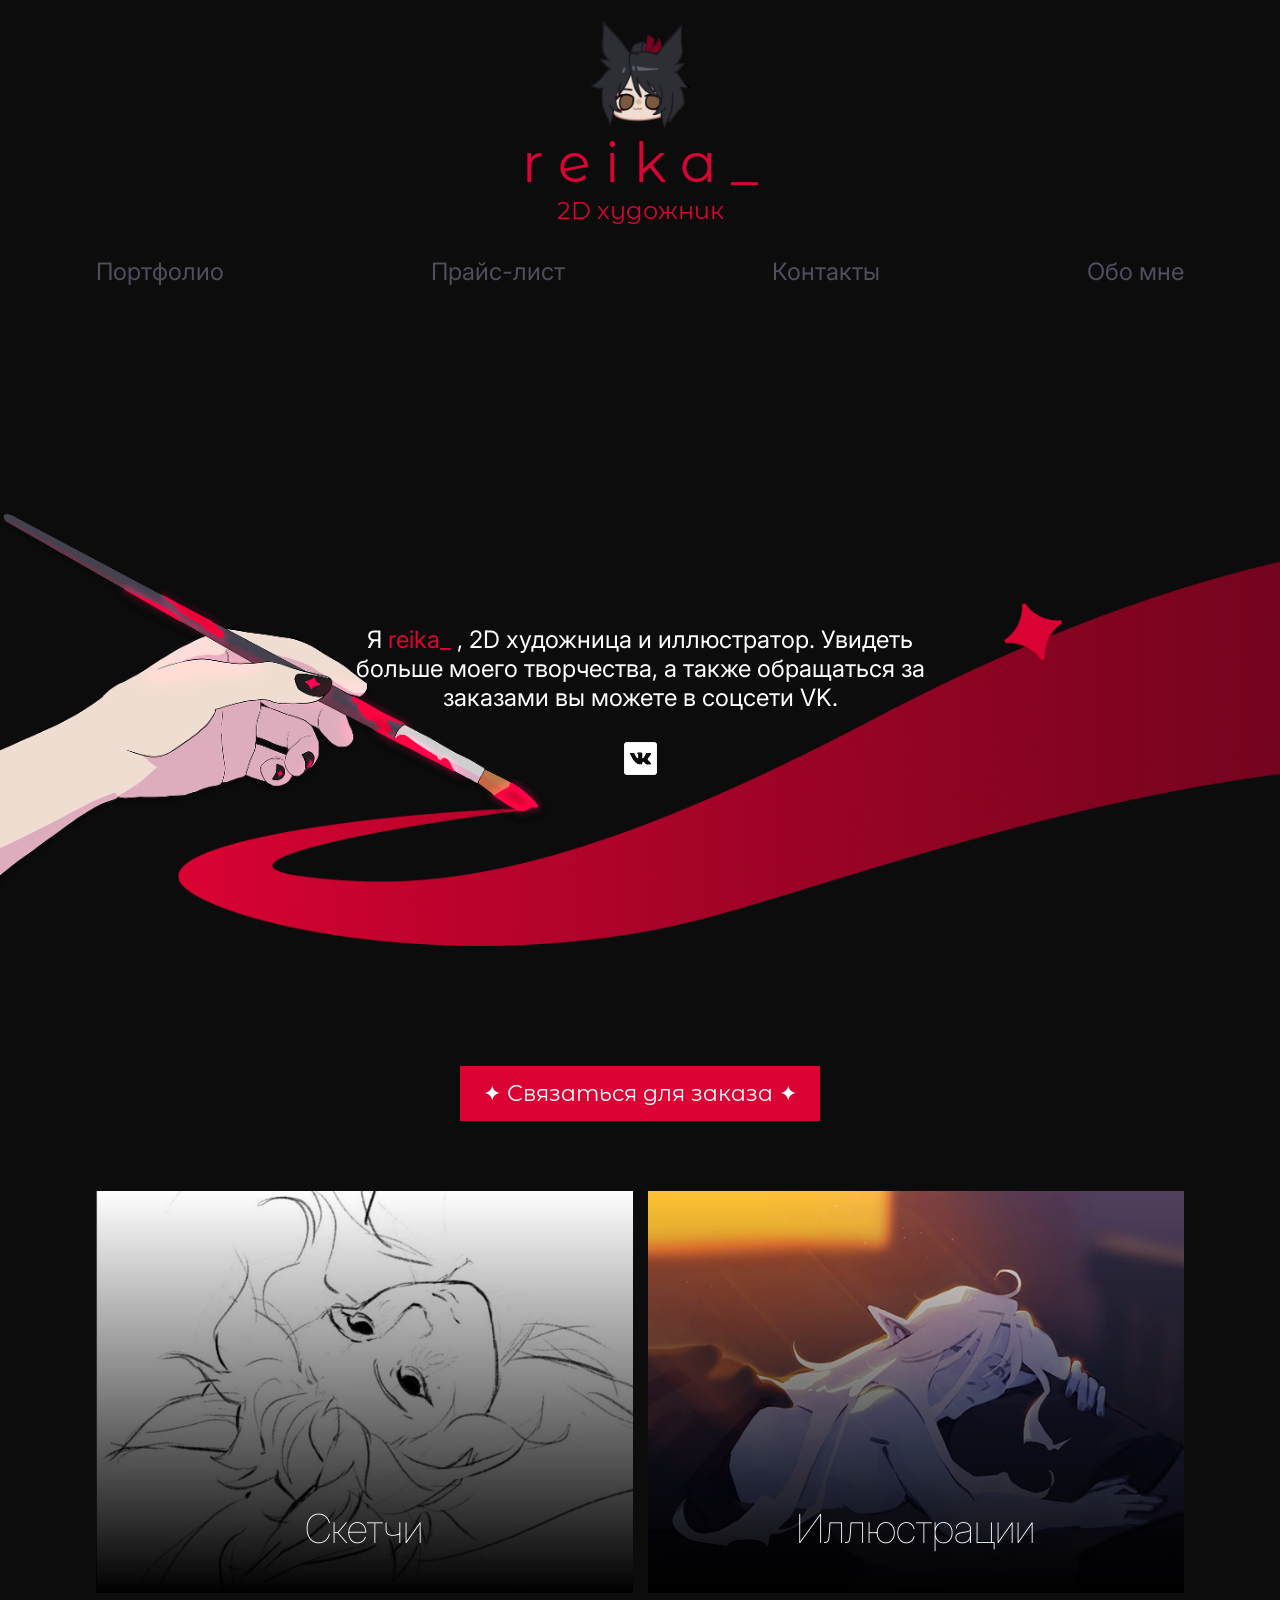
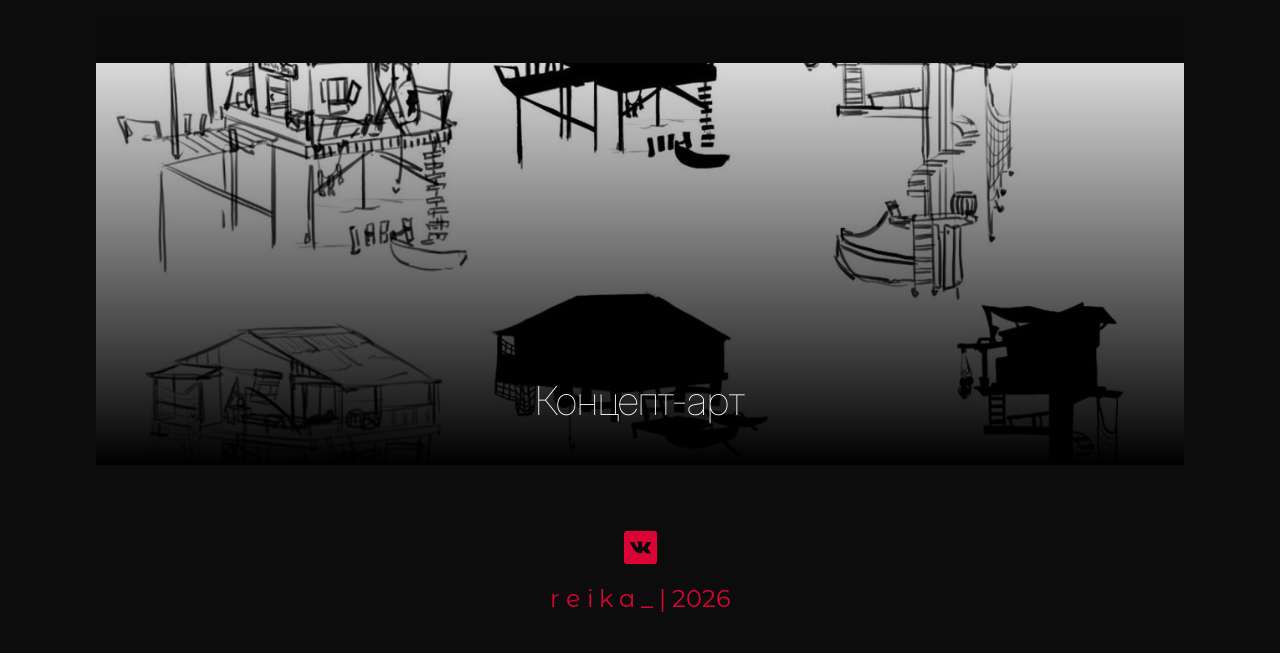
<file: index.html>
<!DOCTYPE html> 
<html lang="ru">  
    <head>
        <meta charset="UTF-8">
        <meta name="viewport" content="width=device-width, initial-scale=1.0, viewport-fit=cover">
        <title> reika_ - main </title>

        <link rel="preconnect" href="https://fonts.googleapis.com">
        <link rel="preconnect" href="https://fonts.gstatic.com" crossorigin>
        <link href="https://fonts.googleapis.com/css2?family=Inter:ital,opsz,wght@0,14..32,100..900;1,14..32,100..900&display=swap" rel="stylesheet">
        <link rel="preconnect" href="https://fonts.googleapis.com">
        <link rel="preconnect" href="https://fonts.gstatic.com" crossorigin>
        <link href="https://fonts.googleapis.com/css2?family=Montserrat+Alternates:ital,wght@0,100;0,200;0,300;0,400;0,500;0,600;0,700;0,800;0,900;1,100;1,200;1,300;1,400;1,500;1,600;1,700;1,800;1,900&display=swap" rel="stylesheet">
        <link rel="stylesheet" type="text/css" href="style.css">
        <script src="script.js"></script>
    </head>
    <body class="fade-in" bgcolor="0C0C0C" text="white">
        <div class="container"> 
            <header style="margin: 20px 0 60px 0;">
                <a href="index.html">
                    <div class="header"> 
                        <img src="images/logo.png" alt="Лого" width="110" height="110"> 
                        <div class="logo"> r e i k a _ </div>
                        <div class="logo2"> 2D художник </div>
                    </div>
                </a>
                
                <nav class="navigation">
                    <ul>
                        <li> <a href="portfolio.html"> Портфолио </a> </li> 
                        <li> <a href="price-list.html"> Прайс-лист </a> </li>
                        <li> <a href="contacts.html"> Контакты </a> </li>
                        <li> <a href="about-me.html"> Обо мне </a> </li>
                    </ul>
                </nav>
            </header>
        </div>
            <section>
                    <div class="section"> 
                        <div class="text-image-section"> 
                            Я <span class="highlight"> reika_ </span>, 2D художница и иллюстратор. Увидеть больше моего творчества, а также обращаться за заказами вы можете в соцсети VK.
                        </div>
                        <div class="logo-section">
                            <a href="https://vk.ru/reik1208"> 
                                <img src="images/VK_w.png" alt="VK"> 
                            </a>
                        </div>
                    </div>
                    <div style="display: flex; justify-content: center;"> 
                        <button> <a href="https://vk.ru/reik1208" class="btn"> ✦ Связаться для заказа ✦ </a> </button>
                    </div>
            </section>
        <div class="container">
            <section>
                <div class="image-container">
                    <a href="portfolio.html" class="card">
                        <img src="images/banner1.jpg" alt="Скетчи">
                        <div class="card-title">Скетчи</div>
                    </a>
                
                    <a href="portfolio.html" class="card">
                        <img src="images/banner2.jpg" alt="Иллюстрации">
                        <div class="card-title">Иллюстрации</div>
                    </a>
                </div>
                <a href="portfolio.html" class="card">
                    <div class="image-container">
                        <img src="images/banner3.jpg" alt="Концепт-арт">   
                        <div class="card-title"> Концепт-арт </div>
                    </div>
                </a>
            </section>



        <footer>
            <div class="footer-logo">
                <a href="https://vk.ru/reik1208"> <img src="images/VK_r.png" alt="VK" style="display: inline-block;"> </a>
            </div>
            <div class="footer"> r e i k a _ | 2026 </div>
        </footer>
        </div>
    </body>







</html>
</file>
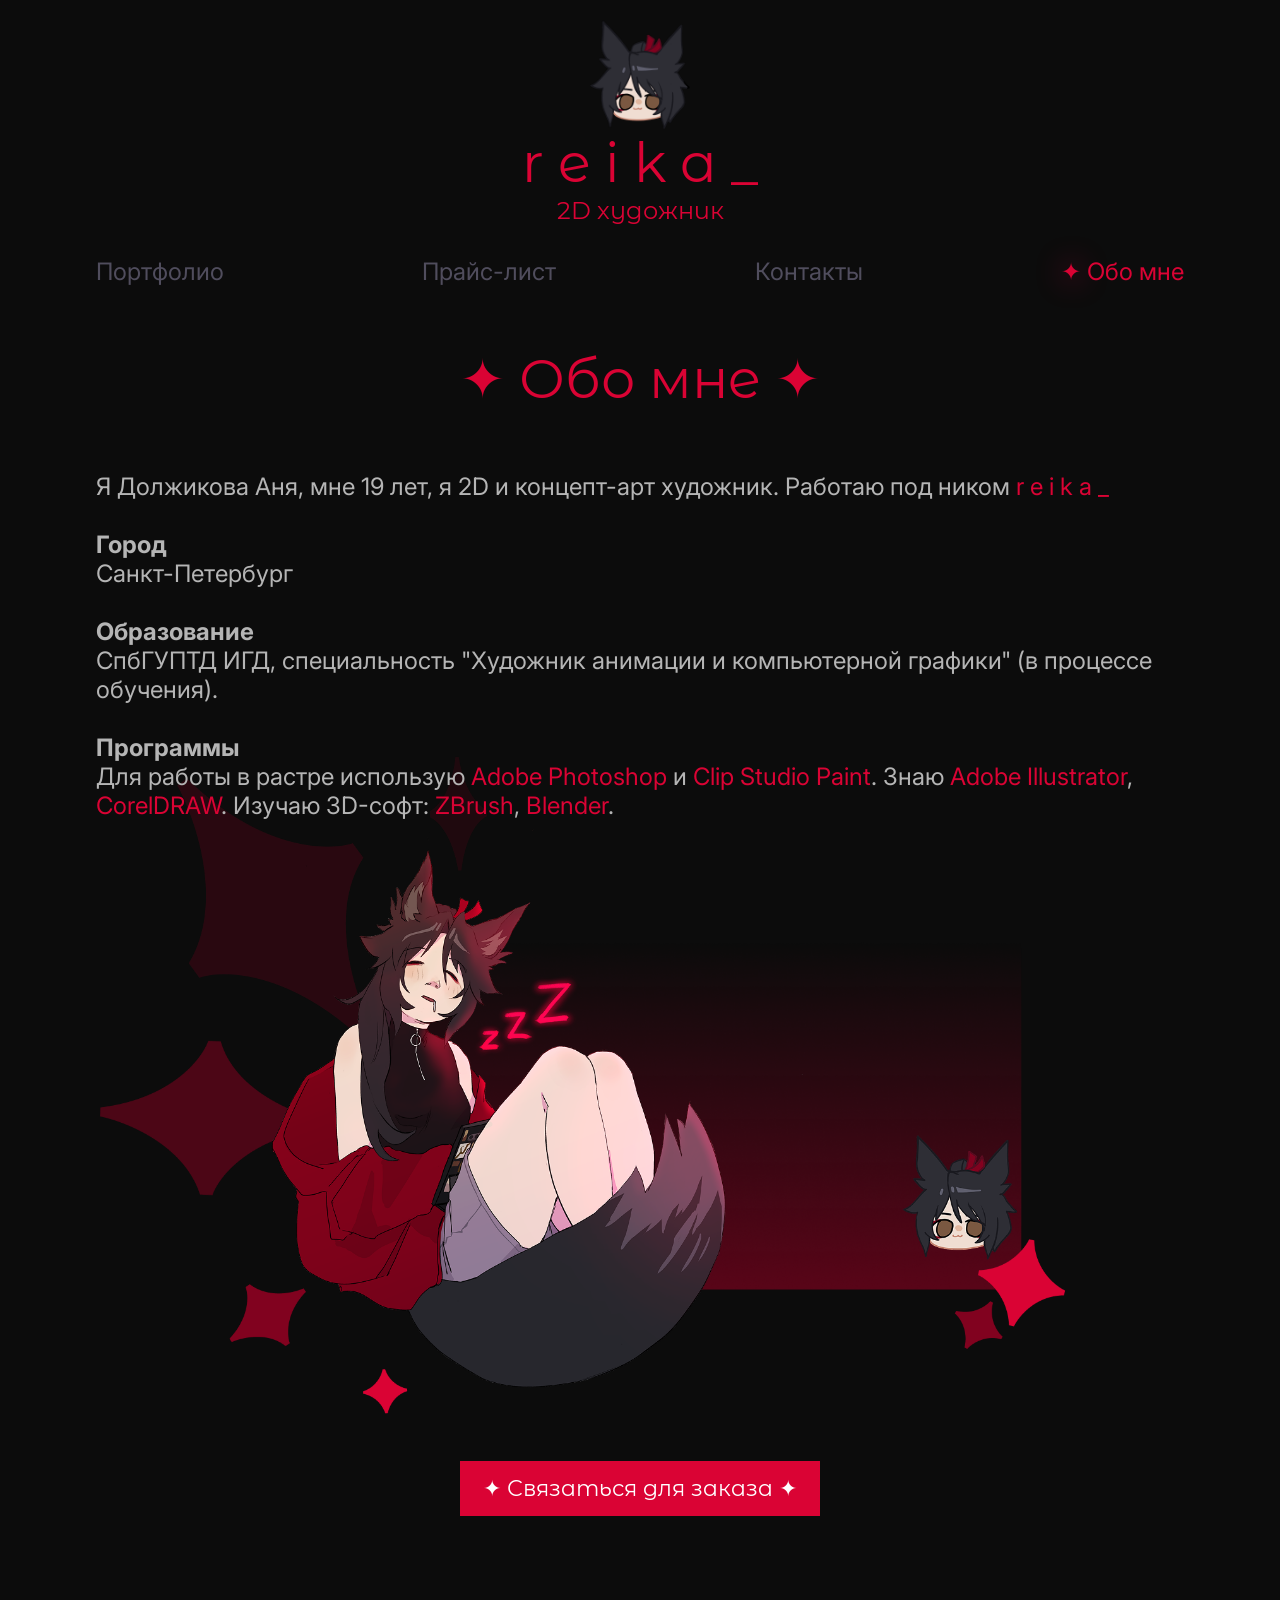
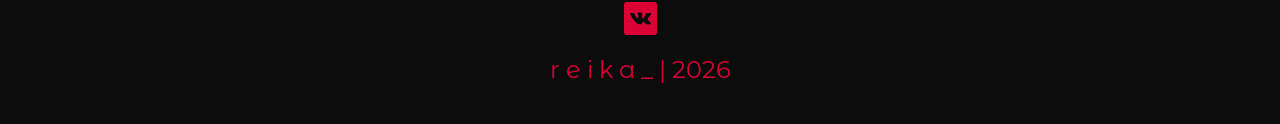
<file: about-me.html>
<!DOCTYPE html>
<html lang="ru">
<head>
  <meta charset="UTF-8">
  <meta name="viewport" content="width=device-width, initial-scale=1.0">
  <title>reika_ - about-me</title>
  <link rel="preconnect" href="https://fonts.googleapis.com">
  <link rel="preconnect" href="https://fonts.gstatic.com" crossorigin>
  <link href="https://fonts.googleapis.com/css2?family=Inter:opsz,wght@14..32,100;14..32,200;14..32,300;14..32,400;14..32,500;14..32,600;14..32,700;14..32,800;14..32,900&family=Montserrat+Alternates:ital,wght@0,100;0,200;0,300;0,400;0,500;0,600;0,700;0,800;0,900;1,100;1,200;1,300;1,400;1,500;1,600;1,700;1,800;1,900&display=swap" rel="stylesheet">
  <link rel="stylesheet" href="style.css">
</head>
<body class="fade-in" bgcolor="0C0C0C" text="#B5B5B5">
  <div class="container"> 
    <header style="margin: 20px 0 60px 0;">
      <a href="index.html">
        <div class="header"> 
            <img src="images/logo.png" alt="Лого" width="110" height="110"> 
            <div class="logo"> r e i k a _ </div>
            <div class="logo2"> 2D художник </div>
        </div>
      </a>
        <nav class="navigation">
            <ul>
                <li> <a href="portfolio.html"> Портфолио </a> </li> 
                <li> <a href="price-list.html"> Прайс-лист </a> </li>
                <li> <a href="contacts.html"> Контакты </a> </li>
                <li> <a class="active" href="about-me.html"> Обо мне </a> </li>
            </ul>
        </nav>
    </header>
  
    <div class="header">
      <div class="logo" style="margin-bottom: 60px;"> ✦ Обо мне ✦ </div>
    <div class="parent2">
      
      <div class="div11"> 
        <p> Я Должикова Аня, мне 19 лет, я 2D 
          и концепт-арт художник. Работаю под 
          ником <span class="highlight"> r e i k a _</span> </p>
          <br>
        <p> <b> Город </b>
        <br>
        Санкт-Петербург </p>
        <br>
      <p> <b> Образование </b>
        <br>
          СпбГУПТД ИГД, специальность "Художник анимации и компьютерной графики" (в процессе обучения). </p>
          <br>
      <p> <b> Программы </b>
        <br>
          Для работы в растре использую <span class="highlight"> Adobe Photoshop </span> и <span class="highlight"> Clip Studio Paint</span>. Знаю <span class="highlight"> Adobe Illustrator</span>, <span class="highlight"> CorelDRAW</span>. Изучаю 3D-софт: <span class="highlight"> ZBrush</span>, <span class="highlight"> Blender</span>. </p>
      </div>
      <div class="div22"> <img src="images/about-full.png" alt="Фон"> </div>

</div>
    <div class="contact-wrapper" style=" z-index: 1000;">
      <button> <a href="https://vk.ru/reik1208" class="btn"> ✦ Связаться для заказа ✦ </a> </button>
    </div>

        <footer>
            <div class="footer-logo">
                <a href="https://vk.ru/reik1208"><img src="images/VK_r.png" alt="VK" style="display: inline-block;"></a>
            </div>
            <div class="footer"> r e i k a _ | 2026 </div>
        </footer>
  </footer>





</div>   
</body>
</html>
</file>
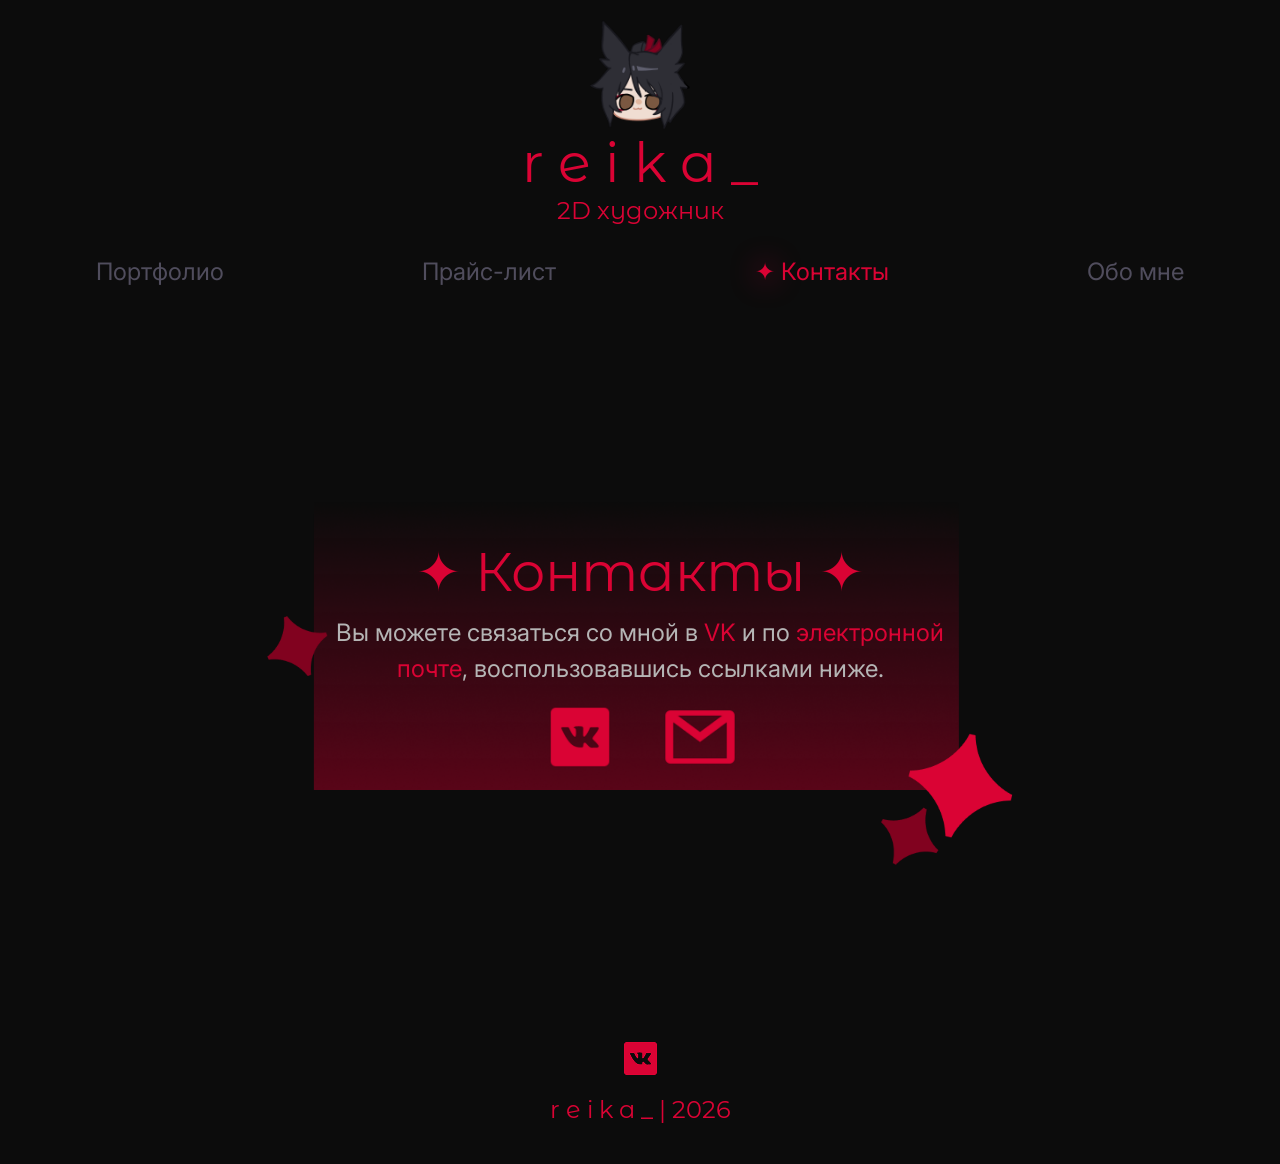
<file: contacts.html>
<!DOCTYPE html> 
<html lang="ru">  
    <head>
        <meta charset="UTF-8">
        <meta name="viewport" content="width=device-width, initial-scale=1.0, viewport-fit=cover">
        <title> reika_ - contacts</title>

        <link rel="preconnect" href="https://fonts.googleapis.com">
        <link rel="preconnect" href="https://fonts.gstatic.com" crossorigin>
        <link href="https://fonts.googleapis.com/css2?family=Inter:ital,opsz,wght@0,14..32,100..900;1,14..32,100..900&display=swap" rel="stylesheet">
        <link rel="preconnect" href="https://fonts.googleapis.com">
        <link rel="preconnect" href="https://fonts.gstatic.com" crossorigin>
        <link href="https://fonts.googleapis.com/css2?family=Montserrat+Alternates:ital,wght@0,100;0,200;0,300;0,400;0,500;0,600;0,700;0,800;0,900;1,100;1,200;1,300;1,400;1,500;1,600;1,700;1,800;1,900&display=swap" rel="stylesheet">
        <link rel="stylesheet" type="text/css" href="style.css">
        <script src="script.js"></script>
    </head>
    <body class="fade-in" bgcolor="0C0C0C" text="#B5B5B5">
        <div class="container"> 
            <header style="margin: 20px 0 60px 0;">
                <a href="index.html">
                    <div class="header"> 
                        <img src="images/logo.png" alt="Лого" width="110" height="110"> 
                        <div class="logo"> r e i k a _ </div>
                        <div class="logo2"> 2D художник </div>
                    </div>
                </a>
                <nav class="navigation">
                    <ul>
                        <li> <a href="portfolio.html"> Портфолио </a> </li> 
                        <li> <a href="price-list.html"> Прайс-лист </a> </li>
                        <li> <a class="active" href="contacts.html"> Контакты </a> </li>
                        <li> <a href="about-me.html"> Обо мне </a> </li>
                    </ul>
                </nav>
            </header>
        </div>
        <section class="contacts-hero">

            <div class="contacts-content">
        
                <div class="logo contacts-title">
                    ✦ Контакты ✦
                </div>
        
                <div class="contacts-text">
                    Вы можете связаться со мной в
                    <span class="highlight">VK</span>
                    и по
                    <span class="highlight">электронной почте</span>,
                    воспользовавшись ссылками ниже.
                </div>
        
                <div class="contacts-icons">
                    <a href="https://vk.ru/reik1208">
                        <img src="images/VK_r1.png" alt="VK">
                    </a>
                    <a href="mailto:rei.shiimo1208@gmail.com">
                        <img src="images/gmail_r.png" alt="Gmail">
                    </a>
                </div>
        
            </div>
        
        </section>

        <footer>
            <div class="footer-logo">
                <a href="https://t.me/reika_rsh1"><img src="images/VK_r.png" alt="VK" style="display: inline-block;"></a>
            </div>
            <div class="footer"> r e i k a _ | 2026 </div>
        </footer>

    </body>
</html>
</file>
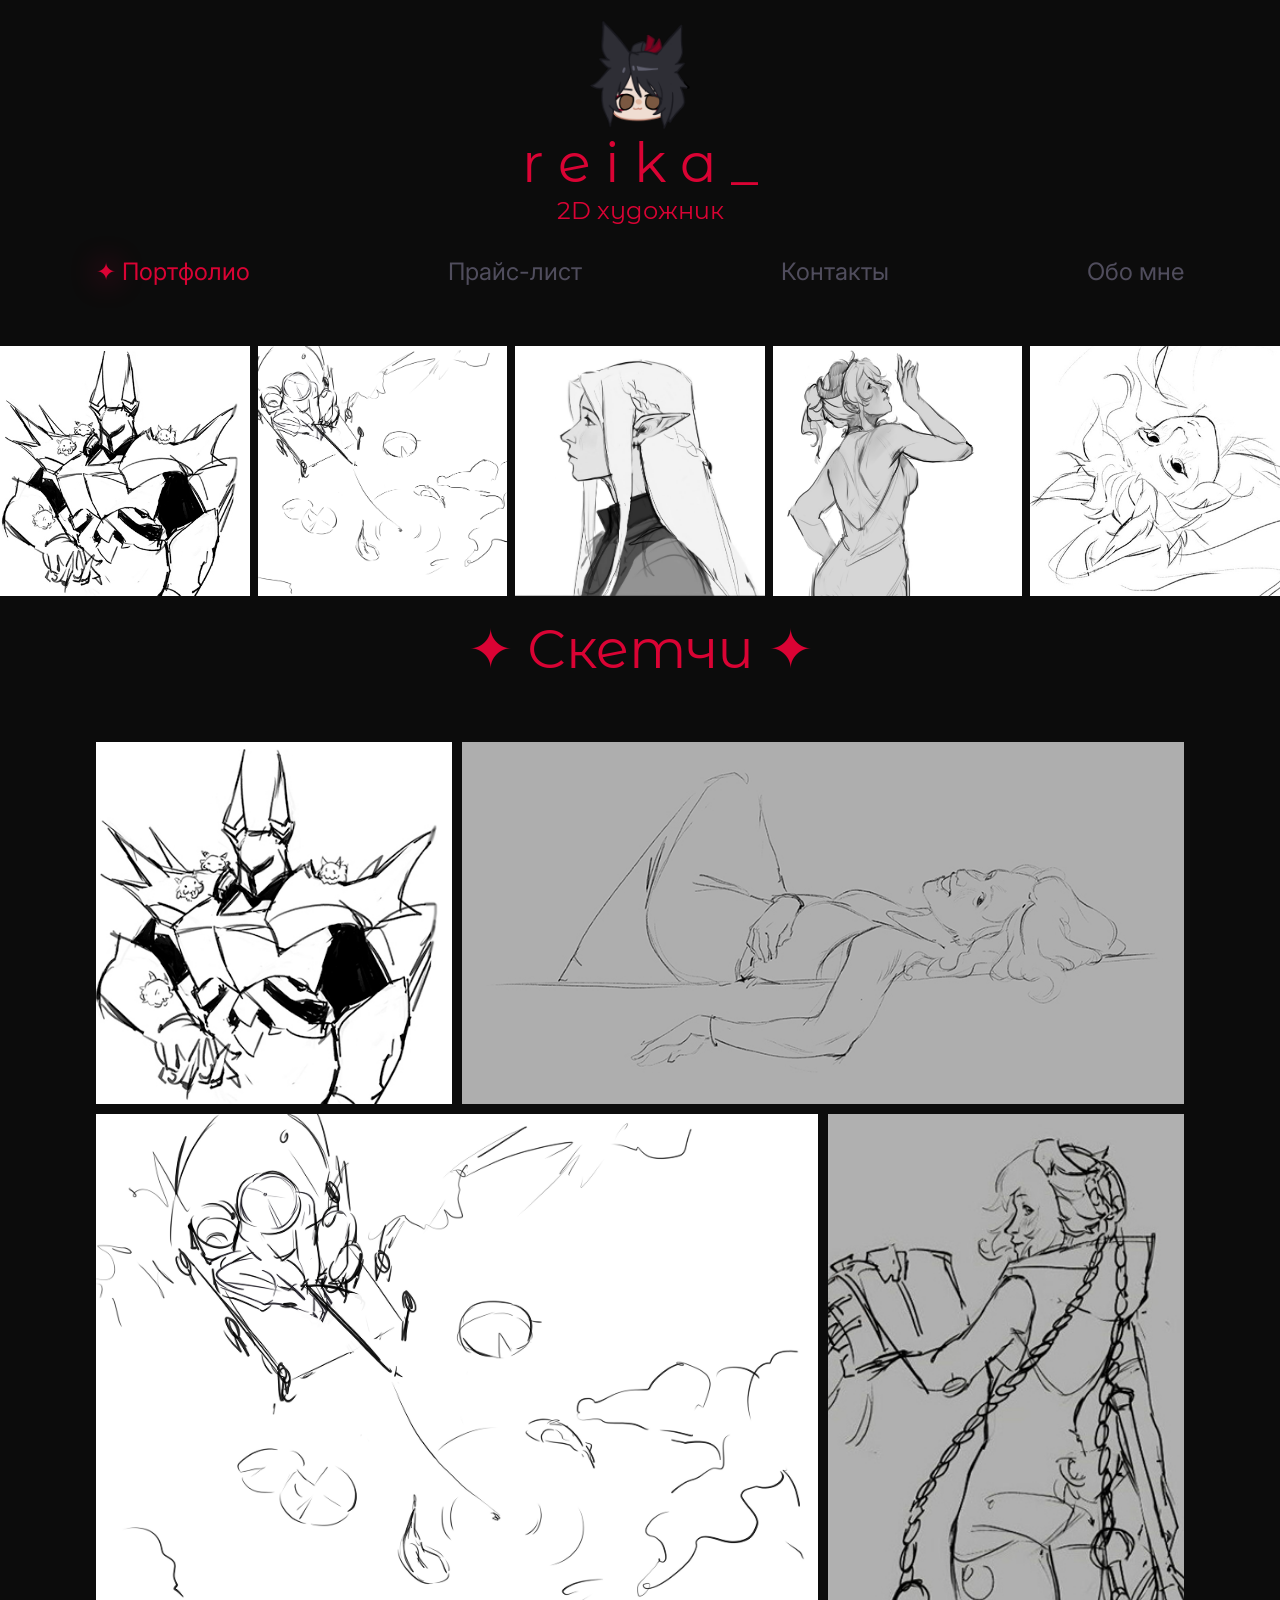
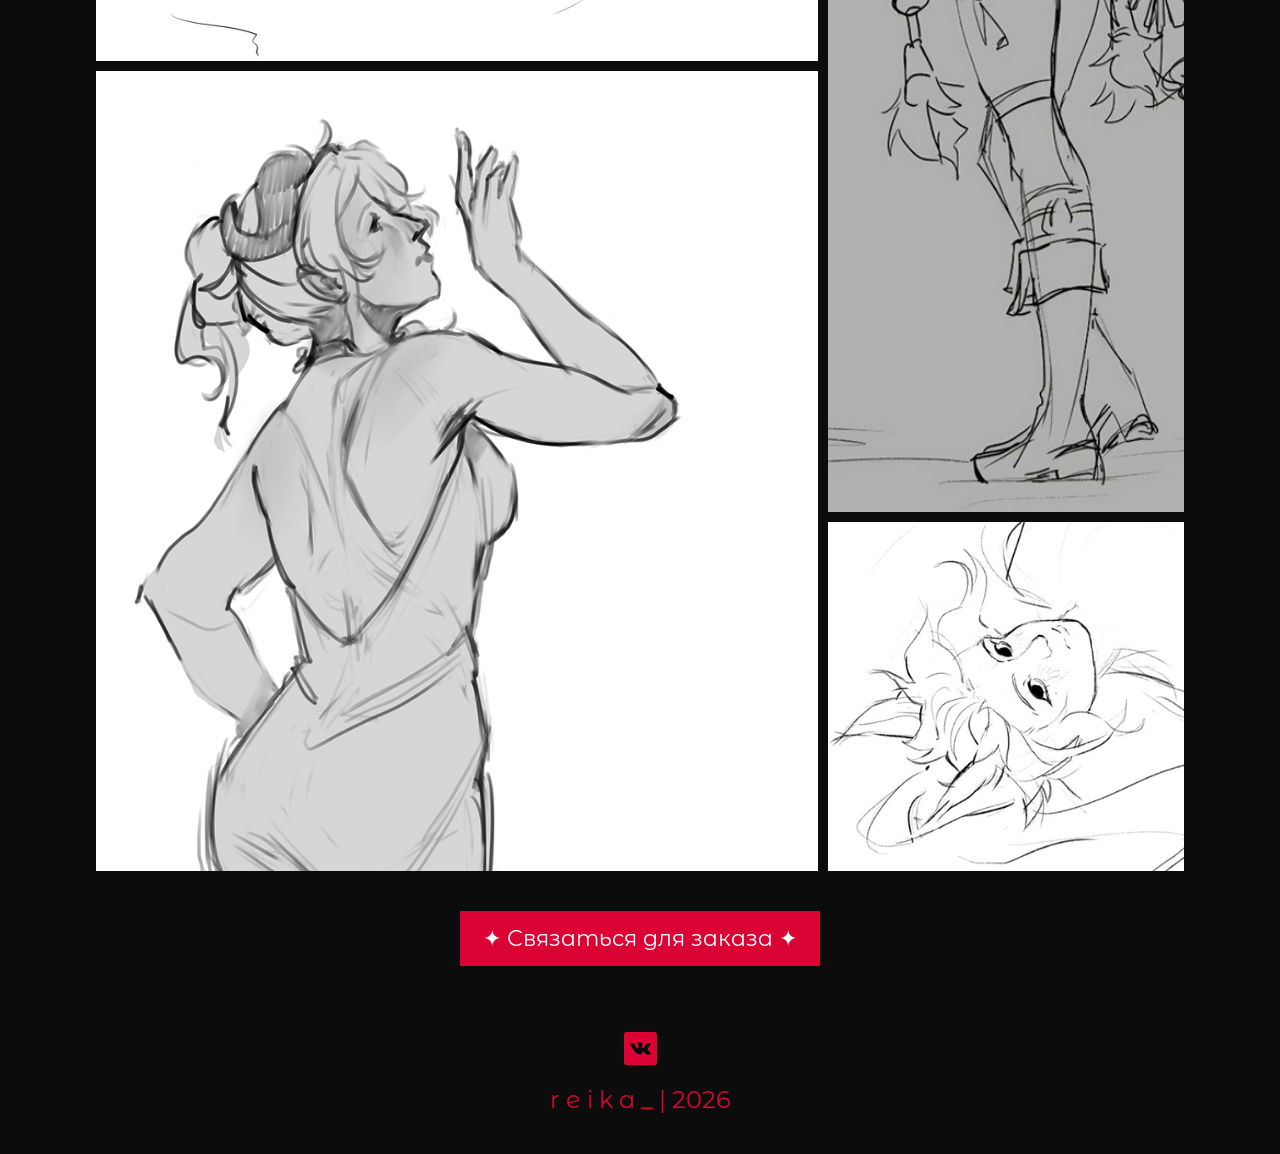
<file: portfolio.html>
<!DOCTYPE html> 
<html lang="ru">  
    <head>
        <meta charset="UTF-8">
        <meta name="viewport" content="width=device-width, initial-scale=1.0, viewport-fit=cover">
        <title> reika_ - portfolio/sketches</title>

        <link rel="preconnect" href="https://fonts.googleapis.com">
        <link rel="preconnect" href="https://fonts.gstatic.com" crossorigin>
        <link href="https://fonts.googleapis.com/css2?family=Inter:ital,opsz,wght@0,14..32,100..900;1,14..32,100..900&display=swap" rel="stylesheet">
        <link rel="preconnect" href="https://fonts.googleapis.com">
        <link rel="preconnect" href="https://fonts.gstatic.com" crossorigin>
        <link href="https://fonts.googleapis.com/css2?family=Montserrat+Alternates:ital,wght@0,100;0,200;0,300;0,400;0,500;0,600;0,700;0,800;0,900;1,100;1,200;1,300;1,400;1,500;1,600;1,700;1,800;1,900&display=swap" rel="stylesheet">
        <link rel="stylesheet" type="text/css" href="style.css">
        <script src="script.js"></script>
    </head>
    <body class="fade-in" bgcolor="0C0C0C" text="#B5B5B5">
        <div class="container"> 
            <header style="margin: 20px 0 60px 0;">
                <a href="index.html">
                    <div class="header"> 
                        <img src="images/logo.png" alt="Лого" width="110" height="110"> 
                        <div class="logo"> r e i k a _ </div>
                        <div class="logo2"> 2D художник </div>
                    </div>
                </a>
                <nav class="navigation">
                    <ul>
                        <li> <a class="active" href="portfolio.html"> Портфолио </a> </li> 
                        <li> <a href="price-list.html"> Прайс-лист </a> </li>
                        <li> <a href="contacts.html"> Контакты </a> </li>
                        <li> <a href="about-me.html"> Обо мне </a> </li>
                    </ul>
                </nav>
            </header>
        </div>
    <section class="img_section">
      <div class="div1-1"> <img src="images/sketch11.jpg" alt="1"> </div>
        <div class="div3-1"> <img src="images/sketch3.png" alt="3"> </div>
        <div class="div4-1"> <img src="images/sketch8.jpg" alt="4"> </div>
        <div class="div5-1"> <img src="images/sketch55.jpg" alt="5"> </div>
        <div class="div6-1"> <img src="images/sketch66.jpg" alt="6"> </div>
    </section>

    <div class="container">
        <div class="logo" style="margin-bottom: 60px;"> ✦ Скетчи ✦ </div>
        <div class="parent">
            <div class="div1"> <img src="images/sketch11.jpg" alt="1" width="100%" height="100%" style="object-fit: cover;"> </div>
            <div class="div2"> <img src="images/sketch2.jpg" alt="2" width="100%" height="100%" style="object-fit: cover;"> </div>
            <div class="div3"> <img src="images/sketch3.png" alt="3" width="100%" height="100%" style="object-fit: cover;"> </div>
            <div class="div4"> <img src="images/sketch44.jpg" alt="4" width="100%" height="100%" style="object-fit: cover;"> </div>
            <div class="div5"> <img src="images/sketch66.jpg" alt="6" width="100%" height="100%" style="object-fit: cover;"> </div>
            <div class="div6"> <img src="images/sketch55.jpg" alt="5" width="100%" height="100%" style="object-fit: cover;"> </div>
        </div> 

            <div id="contact" class="contact-wrapper">
                <button> <a href="https://vk.ru/reik1208" class="btn"> ✦ Связаться для заказа ✦</a> </button>
            </div>

            <footer>
                <div class="footer-logo">
                    <a href="https://vk.ru/reik1208"><img src="images/VK_r.png" alt="VK" style="display: inline-block;"></a>
                </div>
                <div class="footer"> r e i k a _ | 2026 </div>
            </footer>
    </div>
    </body>


    
</html>
</file>
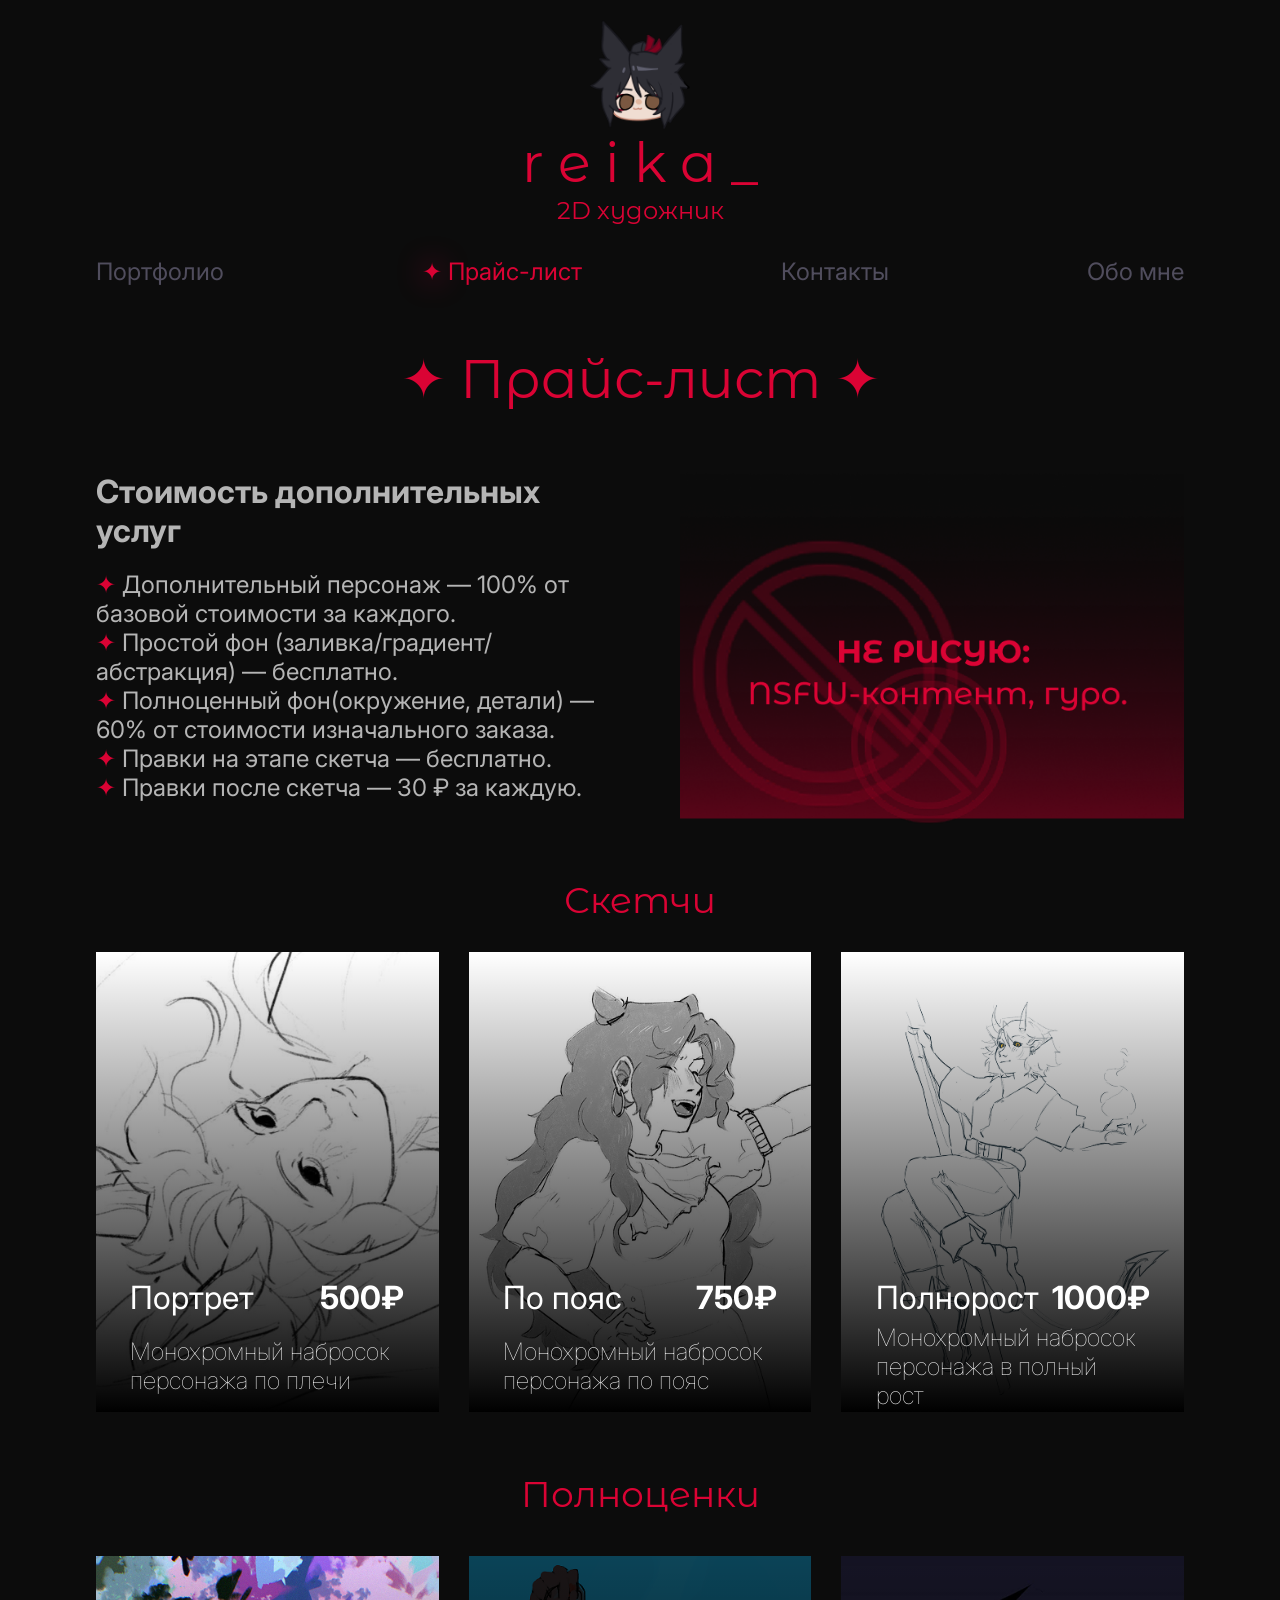
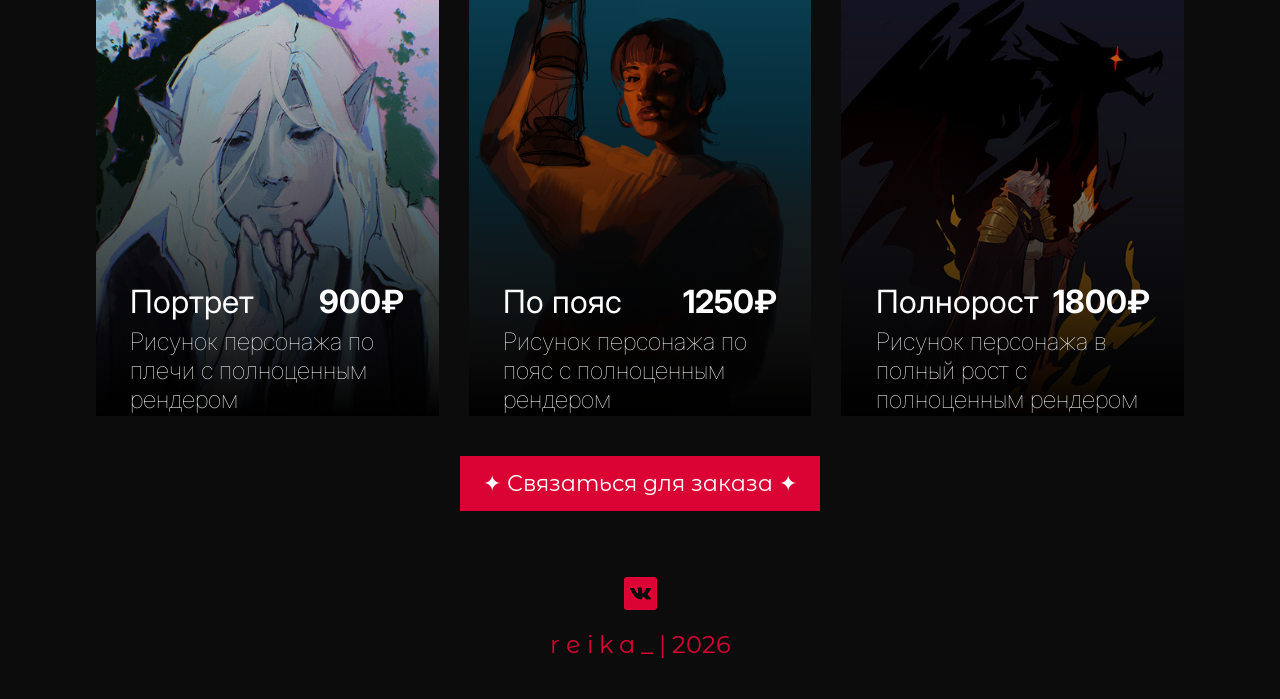
<file: price-list.html>
<!DOCTYPE html>
<html lang="ru">
<head>
    <meta charset="UTF-8">
    <meta name="viewport" content="width=device-width, initial-scale=1.0, viewport-fit=cover">
    <title>reika_ - price-list</title>

    <head>
        <meta charset="UTF-8">
        <title> reika_ </title>

        <link rel="preconnect" href="https://fonts.googleapis.com">
        <link rel="preconnect" href="https://fonts.gstatic.com" crossorigin>
        <link href="https://fonts.googleapis.com/css2?family=Inter:ital,opsz,wght@0,14..32,100..900;1,14..32,100..900&display=swap" rel="stylesheet">
        <link rel="preconnect" href="https://fonts.googleapis.com">
        <link rel="preconnect" href="https://fonts.gstatic.com" crossorigin>
        <link href="https://fonts.googleapis.com/css2?family=Montserrat+Alternates:ital,wght@0,100;0,200;0,300;0,400;0,500;0,600;0,700;0,800;0,900;1,100;1,200;1,300;1,400;1,500;1,600;1,700;1,800;1,900&display=swap" rel="stylesheet">
        <link rel="stylesheet" type="text/css" href="style.css">
        <script src="script.js"></script>
    </head>
    <link href="https://fonts.googleapis.com/css2?family=Inter:opsz,wght@14..32,300;14..32,400;14..32,500;14..32,600;14..32,700&display=swap" rel="stylesheet">
</head>

<body class="fade-in" bgcolor="0C0C0C" text="#B5B5B5">
    <div class="container"> 
        <header style="margin: 20px 0 60px 0;">
            <a href="index.html">
                <div class="header"> 
                    <img src="images/logo.png" alt="Лого" width="110" height="110"> 
                    <div class="logo"> r e i k a _ </div>
                    <div class="logo2"> 2D художник </div>
                </div>
            </a>
            <nav class="navigation">
                <ul>
                    <li> <a href="portfolio.html"> Портфолио </a> </li> 
                    <li> <a class="active" href="price-list.html"> Прайс-лист </a> </li>
                    <li> <a href="contacts.html"> Контакты </a> </li>
                    <li> <a href="about-me.html"> Обо мне </a> </li>
                </ul>
            </nav>
        </header>
    </div>
    <div class="container"> 
        <div class="logo" style="margin-bottom: 60px;"> ✦ Прайс-лист ✦ </div>
        <div class="parent-price">
            <div class="div1_2"> 
                    <h3 style="margin-bottom: 20px;">Стоимость дополнительных услуг</h3>
                    <p> <span class="highlight"> ✦ </span> Дополнительный персонаж — 100% от базовой стоимости за каждого.</p>
                    <p> <span class="highlight"> ✦ </span> Простой фон (заливка/градиент/абстракция) — бесплатно.</p>
                    <p> <span class="highlight"> ✦ </span> Полноценный фон(окружение, детали) — 60% от стоимости изначального заказа.</p>
                    <p> <span class="highlight"> ✦ </span> Правки на этапе скетча — бесплатно.</p>
                    <p> <span class="highlight"> ✦ </span> Правки после скетча — 30 ₽ за каждую.</p> 
            </div>
            <div class="div2_2"> <img src="images/price-list1.png" alt="ОТКАЗАНО" style="width: 100%;"> </div> 
        </div> 

        <div class="section1" id="portfolio">
            <h2 style="color: #DA0334; text-align: center;">Скетчи</h2>
            <div class="portfolio-row">

                <div class="image-container3">
                    <img src="images/price1.png" alt="Пример 1">
                    <div class="text-image3"> <h4> Портрет </h4> <h5> 500₽ </h5>
                    </div>
                    <div class="text-image4" style="top: 90%;"> Монохромный набросок персонажа по плечи </div>
                </div>

                <div class="image-container3">
                    <img src="images/price2.png" alt="Пример 2">
                    <div class="text-image3"> <h4> По пояс </h4> <h5>750₽</h5> </div>
                    <div class="text-image4" style="top: 90%;"> Монохромный набросок персонажа по пояс </div>
                </div>

                <div class="image-container3">
                    <img src="images/price3.png" alt="Пример 3">
                    <div class="text-image3"> <h4> Полнорост </h4> <h5> 1000₽ </h5> </div>
                    <div class="text-image4" style="top: 90%;"> Монохромный набросок персонажа в полный рост </div>
                </div>
            </div>
            <h2 style="color: #DA0334; text-align: center; margin: 60px 0 40px 0;"> Полноценки </h2>
            <div class="portfolio-row" style="margin-top: 20px;">
                <div class="image-container3">
                    <img src="images/price4.png" alt="Пример 4">
                    <div class="text-image3"> 
                        <h4> Портрет </h4> <h5>900₽</h5></div>
                        <div class="text-image4" style="top: 90%;"> Рисунок персонажа по плечи с полноценным рендером </div>
                </div>
                <div class="image-container3">
                    <img src="images/price5.png" alt="Пример 5">
                    <div class="text-image3"> <h4> По пояс </h4> <h5>1250₽</h5></div>
                    <div class="text-image4" style="top: 90%;"> Рисунок персонажа по пояс с полноценным рендером </div>
                </div>
                <div class="image-container3">
                    <img src="images/price6.png" alt="Пример 6">
                    <div class="text-image3"> <h4> Полнорост </h4> <h5>1800₽</h5></div>
                    <div class="text-image4" style="top: 90%;"> Рисунок персонажа в полный рост с полноценным рендером </div>
                </div>
            </div>
        </div>

    <div id="contact" class="contact-wrapper">
        <button> <a href="https://vk.ru/reik1208" class="btn"> ✦ Связаться для заказа ✦</a> </button>
    </div>

    
        
       <footer>
            <div class="footer-logo">
                <a href="https://vk.ru/reik1208"><img src="images/VK_r.png" alt="VK" style="display: inline-block;"></a>
            </div>
            <div class="footer"> r e i k a _ | 2026 </div>
        </footer>
    
    </div>
</body>
</html>
</file>
<file: style.css>
.inter {
    font-family: "Inter", sans-serif;
    font-optical-sizing: auto;
    font-weight: normal;
    font-style: normal;
}

.montserrat-alternates {
    font-family: "Montserrat Alternates", sans-serif;
    font-optical-sizing: auto;
    font-weight: normal;
    font-style: normal;
}

.fade-out {
    animation: fadeOut 0.5s forwards;
}

@keyframes fadeOut {
    from {
        opacity: 1;
        transform: translateY(0);
    }
    to {
        opacity: 0;
        transform: translateY(-20px);
    }
}

.fade-in {
    animation: fadeIn 0.5s forwards;
}

@keyframes fadeIn {
    from {
        opacity: 0;
        transform: translateY(20px);
    }
    to {
        opacity: 1;
        transform: translateY(0);
    }
}


*{
    font-family: "Inter", sans-serif;
    font-size: 24px;
    margin: 0;
}

.logo {
    font-family: "Montserrat Alternates", sans-serif;
    font-size: 64px;
    color: #DA0334;
    text-align: center;
    
    
}
button{
    padding: 0;
    border: none;
}
.logo2 {
    font-family: "Montserrat Alternates", sans-serif;
    font-size: 24px;
    color: #DA0334;
    text-align: center;
    
}
h1 {
    font-family: "Montserrat Alternates", sans-serif;
    font-size: 64px;
    margin-bottom: 20px;
}
h2 {
    font-family: "Montserrat Alternates", sans-serif;
    font-size: 40px;
    font-weight: normal;
}
h3 {
    font-family: "Inter", sans-serif;
    font-size: 32px;
    font-weight: bold;
}
h4 {
    font-family: "Inter", sans-serif;
    font-size: 40px;
    font-weight: normal;
}
h5 {
    font-family: "Inter", sans-serif;
    font-size: 40px;
    font-weight: bold;
}

p {
    font-family: "Inter", sans-serif;
    font-optical-sizing: auto;
}
a{
    text-decoration: none;

}
.container {
    background: #0C0C0C;
    margin: 0 auto;
    width: 60%;
}
.header {
    display: flex; 
    flex-direction: column; 
    justify-content: center; 
    align-items: center;
}

.btn {
            font-family: "Montserrat Alternates", sans-serif;
            font-size: 24px;
            width: 420px;
            height: 60px;
            align-items: center;
            display: flex;
            justify-content: center;
            background-color: #DA0334;
            color: white;
            border: none;
            cursor: pointer;
            transition: 0.2s ease;
            text-decoration: none;
}

.footer {
    color: #DA0334;
    display: flex;
    justify-content: center;
    align-items: center;
    font-family: "Montserrat Alternates", sans-serif;
    margin-top: 8px;
    margin-bottom: 40px;
}
.footer-logo {
    color: #DA0334;
    display: flex;
    justify-content: center;
    align-items: center;
    font-family: "Montserrat Alternates", sans-serif;
    margin-top: 60px;
}
.footer-logo :hover {
    transform: scale(1.04);
}
.logo-section :hover {
    transform: scale(1.04);
}


.navigation ul {
    display: flex;
    justify-content: space-between;
    flex-wrap: wrap;
    font-family: "Inter", sans-serif;
    font-size: 20px;
    list-style: none;
    margin-top: 32px;
    margin-bottom: 32px;
    padding: 0;
}

.navigation a {
    text-decoration: none;
    color: #504D5D;
   
}

.section {
    min-height: 80vh;
    background-image: url('images/main_bgr.png');
    background-repeat: no-repeat;
    background-size: cover;

    display: flex;
    flex-direction: column;
    justify-content: center;
    align-items: center;
    gap: 24px;
}

.logo-section {
    position: static;
    display: flex;
    justify-content: center;
    align-items: center;
    gap: 12px;
}

.logo-section1 {
    justify-content: center; 
    align-items: center;
    display: inline-block;
    position: absolute;
    top:57%;
    left: 50%;
    transform: translate(-50%, -50%);
    padding: 10px;
    z-index: 1000;
}
.image-container a {
    display: block;
    width: 100%;
}

.image-container a img {
    display: block;
}


.text-image-section {
    position: static;
    transform: none;
    width: 45%;
    text-align: center;
}
.contacts-hero {
    width: 100%;
    min-height: 70vh;

    display: flex;
    justify-content: center;
    align-items: center;

    background-image: url("images/contacts.png");
    background-repeat: no-repeat;
    background-position: center;
    background-size: 60% auto;

    position: relative;
}

.contacts-content {
    width: 700px;

    display: flex;
    flex-direction: column;
    align-items: center;

    text-align: center;

    gap: 40px;

    position: relative;
    z-index: 2;
}

.contacts-title {
    margin-bottom: 0;
}

.contacts-text {
    width: 70%;
    line-height: 1.5;
    color: #B5B5B5;
}

.contacts-icons {
    display: flex;
    justify-content: center;
    align-items: center;
    gap: 40px;
}

.contacts-icons img {
    transition: 0.2s ease;
}

.contacts-icons img:hover {
    transform: scale(1.08);
}
.image-container {
    display: flex;
    gap: 20px;
    margin-top: 70px;
}

.card {
    position: relative;
    flex: 1;
    display: block;
    overflow: hidden;
    color: white;
}

.card img {
    display: block;
    width: 100%;
    height: 100%;
    object-fit: cover;
}

.card::after {
    content: '';
    position: absolute;
    inset: 0;
    background: linear-gradient(
        to bottom,
        rgba(0,0,0,0) 0%,
        rgba(0,0,0,1) 100%
    );
    pointer-events: none;
}

.card-title {
    position: absolute;
    left: 50%;
    bottom: 50px;
    transform: translateX(-50%);
    z-index: 2;
    font-size: 48px;
    font-weight: lighter;
    white-space: nowrap;
}



.gradient-overlay {
    position: absolute;
    bottom: 0;
    left: 0;
    width: 100%;
    height: 50%;
    background: linear-gradient(
        to top,
        rgba(0,0,0,1), 
        rgba(0,0,0,0)
        );
        pointer-events: none;
}

.image-container3 {
    display: flex;
    position: relative;
    height: 44.5vh;
    color: #ffffff;
    font-family: "Inter", sans-serif;
    font-size: 48px;
    font-weight: lighter;
    margin-top: 35px;
}
.image-container3::before {
    content: '';
    position: absolute;
    width: 100%;
    height: 100%;
    background: linear-gradient(
        to bottom,
        rgba(0,0,0,0) 0%, 
        rgba(0,0,0,1) 100%
        );
}

.image-container img {
    width: 100%;
    height: auto;
}
.image-container3 img {
    width: 100%;
    height: auto;
}
.text-image1 {
    position: absolute;
    top: 85%;
    left: 25%;
    transform: translate(-50%, -50%);
    padding: 10px;
    color: #ffffff;
    font-family: "Inter", sans-serif;
    font-size: 48px;
    font-weight: lighter;
}
.text-image11 {
    position: absolute;
    top: 85%;
    left: 75%;
    transform: translate(-50%, -50%);
    padding: 10px;
    color: #ffffff;
    font-family: "Inter", sans-serif;
    font-size: 48px;
    font-weight: lighter;
}
.text-image111 {
    position: absolute;
    top: 85%;
    left: 50%;
    transform: translate(-50%, -50%);
    padding: 10px;
    color: #ffffff;
    font-family: "Inter", sans-serif;
    font-size: 48px;
    font-weight: lighter;
    z-index: 1000;
}

.btn:hover {
    background-color: #b0022b;
    transform: scale(1.02);
}

.navigation a:hover {
    color: #DA0334;
}

.highlight {
    color: #DA0334;
}

.highlight1 {
    color: #DA0334;
    font-family: "Montserrat Alternates", sans-serif;
}

.gallery {
  display: flex; 
  flex-wrap: wrap;
  gap: 20px; 
  align-items: center; 
  justify-content: center;
}

.gallery img {
  height: 100%; 
  width: auto; 
  object-fit: cover; 

}

.contact-wrapper {
    display: flex;
    justify-content: center;
    margin: 40px 0 20px;
}

nav a.active {
    color: #DA0334;
}

nav a.active::before {
    content: "✦ ";  
    color: #DA0334;
    width: 310px;
    height: 90px;
    text-shadow: 1px 1px 30px #FF0555
    
}

.price-grid {
    display: flex;
    flex-wrap: wrap;
    gap: 40px;
    justify-content: space-between;
    margin: 40px 0 20px;
}
.price-card {
    background: #1A1A1A;
    padding: 30px 25px;
    flex: 1;
    min-width: 240px;
    transition: 0.2s;
}
.price-card h3 {
    font-family: "Futura Md BT", sans-serif;
    font-size: 32px;
    color: #DA0334;
    margin-top: 0;
    margin-bottom: 20px;
    letter-spacing: 1px;
}
.price-item {
    display: flex;
    justify-content: space-between;
    align-items: baseline;
    padding: 14px 0;
    font-size: 20px;
    font-weight: 400;
}
.price-item span:first-child {
    font-weight: 500;
    color: #fff;
}
.price-item span:last-child {
    font-family: "Futura Md BT", sans-serif;
    font-size: 26px;
    color: #DA0334;
    font-weight: bold;
}
.price-desc {
    font-size: 14px;
    color: #aaa;
    margin-top: 12px;
    font-style: italic;
}
.service-list {
    background: #111;
    padding: 20px 30px;
    margin: 30px 0;
}
.service-list p {
    margin: 12px 0;
    font-size: 18px;
}
.badge-no {
    color: #DA0334;
    font-weight: bold;
    background: rgba(218,3,52,0.15);
    display: inline-block;
    padding: 6px 18px;
    font-size: 18px;
}
.portfolio-row {
    display: flex;
    flex-wrap: wrap;
    gap: 30px;
    justify-content: center;
    margin-top: 30px;
}
.portfolio-row .image-container3 {
    flex: 1;
    min-width: 240px;
    margin-top: 0;
}
.image-container3 {
    overflow: hidden;
    background: #111;
}
.image-container3 img {
    display: block;
    object-fit: cover;
    aspect-ratio: 1 / 1.2;
}

.image-container3 {
    height: 51.1vh;
    position: relative;
}

.text-image {
    position: absolute;
    top: 85%;
    left: 25%;
    transform: translate(-50%, -50%);
    padding: 10px;
}
.text-image2 {
    position: absolute;
    top: 85%;
    left: 75%;
    transform: translate(-50%, -50%);
    padding: 10px;
}
.text-image3 {
    position: absolute;
    top: 75%;
    left: 50%;
    transform: translate(-50%, -50%);
    padding: 10px;
    display: flex;
    width: 80%;
    justify-content: space-between;
}

.text-image4 {
    position: absolute;
    top: 75%;
    left: 50%;
    transform: translate(-50%, -50%);
    padding: 10px;
    display: flex;
    width: 80%;
    justify-content: space-between;
}

@media (max-width: 1200px) {
            .container {
                width: 85%;
            }
            .navigation a {
                padding: 4px 40px;
            }
            .btn {
                width: 320px;
                font-size: 28px;
            }
        }
        @media (max-width: 800px) {
            .container {
                width: 92%;
            }
            .logo {
                font-size: 48px;
            }
            h2 {
                font-size: 32px;
            }
            .price-grid {
                flex-direction: column;
            }
            .portfolio-row {
                flex-direction: column;
            }
            .navigation a {
                padding: 4px 20px;
            }
            .btn {
                width: 100%;
                max-width: 320px;
                font-size: 24px;
            }
            .text-image3 {
                font-size: 16px;
                white-space: nowrap;
                padding: 4px 16px;
            }
        }

.contact-wrapper {
    display: flex;
    justify-content: center;
    margin: 40px 0 20px;
}
        
.parent {
display: grid;
grid-template-columns: repeat(3, 1fr);
grid-template-rows: repeat(3, 1fr), 0.5fr;
grid-column-gap: 10px;
grid-row-gap: 10px;
}

.div1 { grid-area: 1 / 1 / 2 / 2; }
.div2 { grid-area: 1 / 2 / 2 / 4; }
.div3 { grid-area: 2 / 1 / 3 / 3; }
.div4 { grid-area: 2 / 3 / 4 / 4; }
.div5 { grid-area: 4 / 3 / 5 / 4; }
.div6 { grid-area: 3 / 1 / 5 / 3; } 



.p1 {
    font-family: "Inter", sans-serif;
    font-optical-sizing: auto;
    font-weight:bold;
}

.container1 {
  display: flex;
  justify-content: flex-end; 
}

.parent1 {
    display: grid;
    grid-template-columns: repeat(12, 1fr);
    grid-template-rows: repeat(4, 1fr);
    grid-column-gap: px;
    grid-row-gap: 20px;
}

.parent2 {
    display: grid;
    grid-template-columns: 1fr 0.72fr;
    grid-template-rows: repeat(2, 1fr);
    grid-column-gap: px;
    grid-row-gap: px;
} 

.div11 { grid-area: 1 / 2 / 2 / 3; 
    z-index: 1000;
}
.div22 { grid-area: 1 / 1 / 3 / 3; } 

.parent-price {
    display: grid;
    grid-template-columns: repeat(2, 1fr);
    grid-template-rows: 1fr;
    grid-column-gap: 150px;
    grid-row-gap: px;
} 

.div1_2 { grid-area: 1 / 1 / 2 / 2; }
.div2_2 { grid-area: 1 / 2 / 2 / 3; } 

.img_section{
    width: 100%;
    display: grid;
    grid-template-columns: repeat(5, 1fr);
    gap: 8px;
    margin-bottom: 20px;
}

.div1-1,
.div3-1,
.div4-1,
.div5-1,
.div6-1 {
    width: 100%;
    aspect-ratio: 1 / 1;
    overflow: hidden;
}

.div1-1 img,
.div3-1 img,
.div4-1 img,
.div5-1 img,
.div6-1 img {
    width: 100%;
    height: 100%;
    object-fit: cover;
    display: block;
}



@media (max-width: 1280px) {
    .container {
        width: 85%;
    }
    
    h1 {
        font-size: 54px;
    }
    
    h2 {
        font-size: 36px;
    }
    
    h4, h5 {
        font-size: 32px;
    }

    .text-image3 {
        font-size: 20px;
    }

    .logo {
        font-size: 54px;
    }
    
    .btn {
        width: 360px;
        height: 55px;
        font-size: 22px;
    }
    
    .image-container {
        gap: 15px;
    }
    
    .card-title {
        font-size: 40px;
        bottom: 40px;
    }
    
    .contacts-content {
        width: 70%;
        gap: 10px;
    }
    
    .contacts-icons img {
        width: 80px;
        height: 80px;
    }

    .parent-price {
        grid-column-gap: 80px;
    }

    .parent2 {
        grid-template-columns: 1fr;
    }

    .div22 img {
        margin-top: 250px;
        width: 90%;
    }
}



/* ========== АДАПТАЦИЯ ДЛЯ 900px (Планшеты) ========== */
@media (max-width: 900px) {
    /* Контейнер */
    .container {
        width: 90%;
    }
    
    /* Типографика */
    h1 {
        font-size: 44px;
        text-align: center;
    }
    
    h2 {
        font-size: 32px;
        text-align: center;
    }
    
    h3, h4, h5 {
        font-size: 28px;
        text-align: center;
    }
    
    p, .p1 {
        font-size: 20px;
    }
    
    .logo {
        font-size: 44px;
    }
    
    .logo2 {
        font-size: 20px;
    }
    
    /* Навигация */
    .navigation ul {
        justify-content: center;
        gap: 15px;
        flex-wrap: wrap;
    }
    
    .navigation a {
        padding: 8px 16px;
        font-size: 18px;
    }
    
    /* Кнопка */
    .btn {
        width: 300px;
        height: 50px;
        font-size: 20px;
    }
    
    /* Image Container - СТОЛБЕЦ, ОДИНАКОВЫЕ КАРТОЧКИ */
    .image-container {
        flex-direction: column;
        align-items: center;
        gap: 25px;
        margin-top: 50px;
    }
    
    .image-container .card {
        width: 80%;
        max-width: 500px;
        flex: none;
    }

    .card img {
        height: 320px;
        object-fit: cover;
    }
    
    .card-title {
        font-size: 32px;
        white-space: normal;
        text-align: center;
        bottom: 30px;
        width: 90%;
    }
    
    /* Секция контактов */
    .contacts-hero {
        min-height: 60vh;
        background-size: 70% auto;
    }
    
    .contacts-content {
        width: 85%;
        gap: 25px;
    }
    
    .contacts-text {
        width: 85%;
        font-size: 18px;
    }
    
    .contacts-icons {
        gap: 30px;
    }
    
    .contacts-icons img {
        width: 40px;
        height: 40px;
    }
    
    /* Цены */
    .price-grid {
        gap: 25px;
    }
    
    .price-card {
        padding: 20px;
    }
    
    .price-card h3 {
        font-size: 28px;
    }
    
    .price-item {
        font-size: 18px;
    }
    
    .price-item span:last-child {
        font-size: 24px;
    }
    
    /* Портфолио */
    .portfolio-row {
        gap: 20px;
    }
    
    .image-container3 {
        height: auto;
        min-height: 350px;
    }
    
    .text-image1, .text-image11, .text-image111 {
        font-size: 36px;
        top: 80%;
    }
    
    .text-image3 {
        font-size: 16px;
        top: 70%;
        width: 90%;
        flex-wrap: wrap;
        justify-content: center;
        gap: 10px;
    }

    .text-image4 {
        display: none;
    }
    
    /* Сетки */
    .parent {
        grid-template-columns: repeat(2, 1fr);
        gap: 15px;
    }
    
    .parent-price {
        grid-template-columns: 1fr;
        grid-column-gap: 0;
        gap: 30px;
    }
    
    .img_section {
        grid-template-columns: repeat(3, 1fr);
        gap: 10px;
    }
    
    .parent1, .parent2 {
        grid-template-columns: 1fr;
    }
    
    .div11, .div22 {
        grid-area: auto;
    }
    
    /* Футер */
    .footer, .footer-logo {
        margin-top: 30px;
        margin-bottom: 30px;
    }
}

/* ========== АДАПТАЦИЯ ДЛЯ 412px (Мобильные телефоны) ========== */
@media (max-width: 412px) {
    /* Контейнер */
    .container {
        width: 95%;
    }
    
    /* Типографика */
    * {
        font-size: 18px;
    }
    
    h1 {
        font-size: 32px;
        margin-bottom: 12px;
    }
    
    h2 {
        font-size: 28px;
    }
    
    h3 {
        font-size: 22px;
    }

    h4, h5 {
        font-size: 28px;

    }
    
    p, .p1 {
        font-size: 16px;
    }
    
    .logo {
        font-size: 36px;
    }
    
    .logo2 {
        font-size: 16px;
    }
    
    /* Навигация */
    .navigation ul {
        flex-direction: column;
        align-items: center;
        gap: 12px;
        margin-top: 20px;
        margin-bottom: 20px;
    }
    
    .navigation a {
        padding: 6px 12px;
        font-size: 20px;
    }
    
    /* Кнопка */
    .btn {
        height: 50px;
        font-size: 18px;
    }
    
    /* Секция */
    .section {
        background-position: center;
        min-height: 22vh;
        gap: 16px;
    }
    
    /* Image Container - СТОЛБЕЦ, ОДИНАКОВЫЕ КАРТОЧКИ */
    .image-container {
        flex-direction: column;
        align-items: center;
        justify-content: center;
        gap: 20px;
        margin-top: 30px;
    }
    
    .card {
        width: 95%;
        max-width: 310px;
        flex-direction: column;
        align-items: center;
        justify-content: center;
        margin: 0 auto;
    }
    
    .card img {
        height: 250px;
        object-fit: cover;
    }
    
    .card-title {
        font-size: 28px;
        bottom: 20px;
        white-space: normal;
        text-align: center;
        width: 90%;
    }
    
    /* Секция контактов */
    .contacts-hero {
        min-height: 30vh;
        background-image: none;
        margin: 0 auto;
    }
    
    .contacts-content {
        width: 95%;
        gap: 15px;
        background: linear-gradient(
            to bottom,
        rgba(0,0,0,0) 0%, 
        rgba(218,3,52,0.15) 80%
        );
        width: 90%;
        justify-content: center;
        align-items: center;
        margin: 0 auto;
    }
    
    .contacts-title {
        font-size: 36px;
    }
    
    .contacts-text {
        width: 95%;
        font-size: 14px;
    }
    
    .contacts-icons {
        gap: 20px;
    }
    
    .contacts-icons img {
        width: 50px;
        height: 50px;
    }
    
    /* Цены */
    .price-grid {
        gap: 15px;
    }
    
    .price-card {
        padding: 15px;
        min-width: auto;
    }
    
    .price-card h3 {
        font-size: 24px;
        margin-bottom: 12px;
    }
    
    .price-item {
        padding: 8px 0;
        font-size: 14px;
        flex-wrap: wrap;
        gap: 5px;
    }
    
    .price-item span:last-child {
        font-size: 20px;
    }
    
    .price-desc {
        font-size: 11px;
    }
    
    /* Портфолио */
    .portfolio-row {
        gap: 15px;
    }
    
    .portfolio-row .image-container3 {
        min-width: auto;
    }
    
    .image-container3 {
        height: auto;
        min-height: 280px;
        margin-top: 20px;
    }
    
    .text-image1, .text-image11, .text-image111 {
        font-size: 24px;
        top: 80%;
        white-space: normal;
        text-align: center;
        width: 90%;
    }
    
    .text-image1 {
        left: 50%;
        transform: translate(-50%, -50%);
    }
    
    .text-image11 {
        left: 50%;
        transform: translate(-50%, -50%);
    }
    
    .text-image3 {
        font-size: 16px;
        top: 85%;
        width: 95%;
        flex-wrap: wrap;
        gap: 8px;
        justify-content: space-between
    }
    .text-image4 {
        display: none;
    }
    
    /* Сетки */
    .parent {
        display: flex;
        flex-direction: column;
        gap: 12px;
    }
    
    .parent-price {
        gap: 20px;
    }
    
    .div1_2, .div2_2 {
        grid-area: auto;
    }
    
    .parent1, .parent2 {
        display: flex;
        flex-direction: column;
        gap: 12px;
    }
    
    .div11 {
        background: linear-gradient(
            to bottom,
        rgba(0,0,0,0) 0%, 
        rgba(218,3,52,0.15) 80%
        );
        padding: 10px;
    }
    .div22 {
        display: none;
    }

    .img_section {
        grid-template-columns: repeat(2, 1fr);
        gap: 8px;
    }
    
    /* Галерея */
    .gallery {
        gap: 10px;
    }
    
    .gallery img {
        width: 100%;
        height: auto;
    }
    
    /* Сервис лист */
    .service-list {
        padding: 12px 15px;
        margin: 15px 0;
    }
    
    .service-list p {
        font-size: 13px;
        margin: 8px 0;
    }
    
    .badge-no {
        font-size: 12px;
        padding: 4px 10px;
    }
    
    /* Logo section */
    .logo-section {
        flex-wrap: wrap;
        gap: 8px;
    }
    
    .text-image-section {
        width: 90%;
    }
    
    /* Футер */
    .footer, .footer-logo {
        margin-top: 20px;
        margin-bottom: 20px;
        font-size: 12px;
        flex-direction: column;
        gap: 8px;
        text-align: center;
    }
    
    /* Отключаем hover эффекты на мобильных */
    .footer-logo :hover, 
    .logo-section :hover, 
    .btn:hover, 
    .contacts-icons img:hover,
    .navigation a:hover {
        transform: none;
    }
}
</file>
